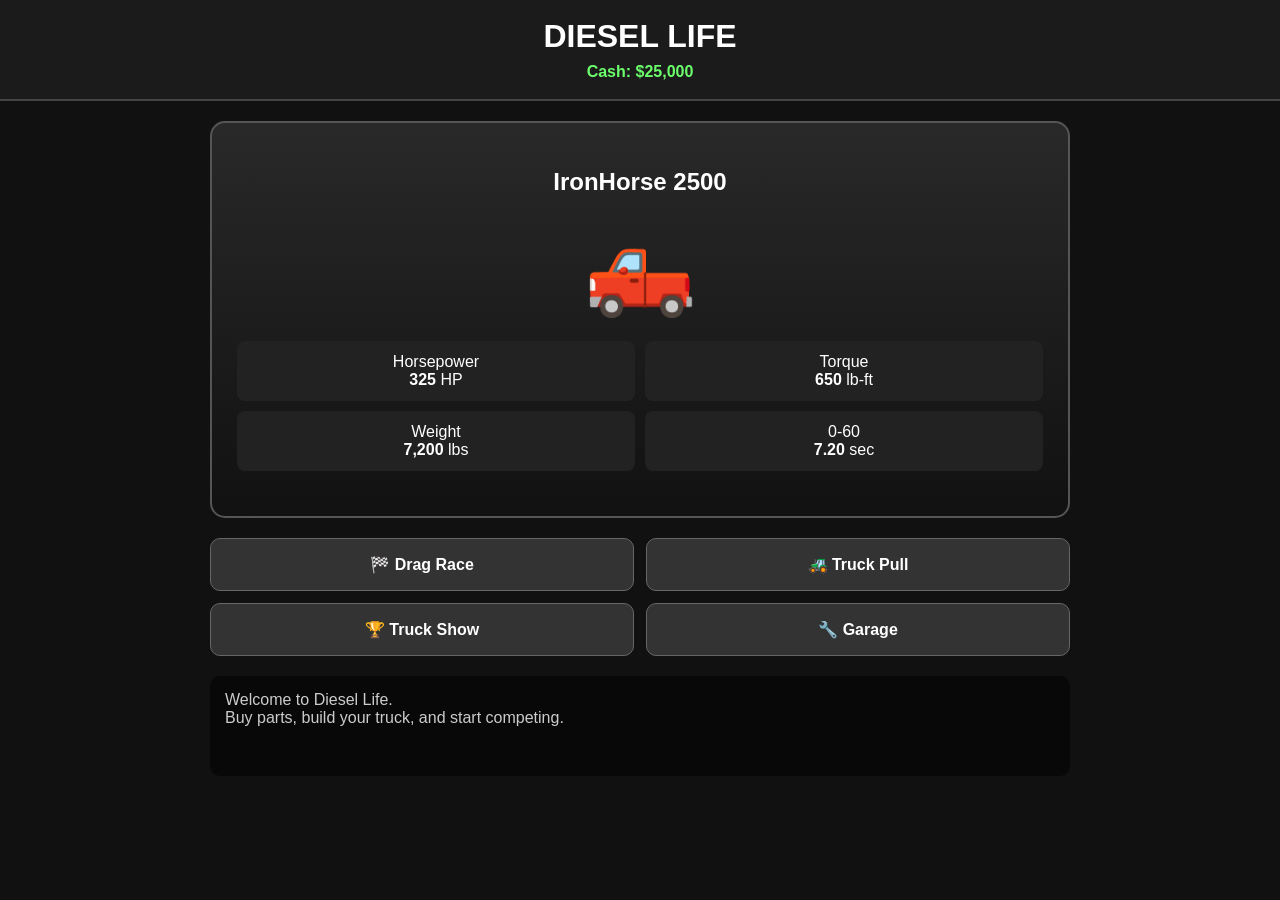
<file: Index.html>
<!DOCTYPE html>
<html lang="en">
<head>
<meta charset="UTF-8">
<meta name="viewport" content="width=device-width, initial-scale=1.0">
<title>Diesel Life</title>

<style>
* {
    box-sizing: border-box;
}

body {
    margin: 0;
    font-family: Arial, sans-serif;
    background: #111;
    color: white;
}

header {
    background: #1b1b1b;
    padding: 18px;
    text-align: center;
    border-bottom: 2px solid #444;
}

header h1 {
    margin: 0;
    font-size: 32px;
}

.money {
    margin-top: 8px;
    color: #6cff6c;
    font-weight: bold;
}

.container {
    max-width: 900px;
    margin: auto;
    padding: 20px;
}

.truck {
    background: linear-gradient(#292929, #111);
    border: 2px solid #555;
    border-radius: 15px;
    padding: 25px;
    text-align: center;
    margin-bottom: 20px;
}

.truck-art {
    font-size: 90px;
    margin: 20px 0;
}

.stats {
    display: grid;
    grid-template-columns: repeat(2, 1fr);
    gap: 10px;
    margin: 20px 0;
}

.stat {
    background: #222;
    padding: 12px;
    border-radius: 8px;
}

.menu {
    display: grid;
    grid-template-columns: repeat(2, 1fr);
    gap: 12px;
}

button {
    background: #333;
    color: white;
    border: 1px solid #666;
    padding: 16px;
    border-radius: 10px;
    font-size: 16px;
    font-weight: bold;
}

button:active {
    transform: scale(.97);
}

.upgrades {
    margin-top: 20px;
}

.upgrade {
    background: #222;
    padding: 15px;
    margin: 10px 0;
    border-radius: 10px;
}

.upgrade button {
    float: right;
    padding: 8px 12px;
}

.log {
    margin-top: 20px;
    background: #080808;
    padding: 15px;
    border-radius: 10px;
    min-height: 100px;
    color: #ccc;
}

@media(max-width:600px) {
    .truck-art {
        font-size: 65px;
    }

    .menu {
        grid-template-columns: 1fr;
    }
}
</style>
</head>

<body>

<header>
    <h1>DIESEL LIFE</h1>
    <div class="money">Cash: $<span id="money">25000</span></div>
</header>

<div class="container">

    <div class="truck">
        <h2 id="truckName">IronHorse 2500</h2>

        <div class="truck-art">
            🛻
        </div>

        <div class="stats">
            <div class="stat">Horsepower<br><b id="hp">325</b> HP</div>
            <div class="stat">Torque<br><b id="torque">650</b> lb-ft</div>
            <div class="stat">Weight<br><b id="weight">7,200</b> lbs</div>
            <div class="stat">0-60<br><b id="zero60">7.2</b> sec</div>
        </div>
    </div>

    <div class="menu">
        <button onclick="race()">🏁 Drag Race</button>
        <button onclick="pull()">🚜 Truck Pull</button>
        <button onclick="show()">🏆 Truck Show</button>
        <button onclick="garage()">🔧 Garage</button>
    </div>

    <div id="garage" class="upgrades" style="display:none">

        <h2>Garage</h2>

        <div class="upgrade">
            <b>Performance Tune</b><br>
            +35 HP / +70 Torque
            <button onclick="upgrade('tune')">$1,500</button>
        </div>

        <div class="upgrade">
            <b>Turbo Upgrade</b><br>
            +75 HP / +120 Torque
            <button onclick="upgrade('turbo')">$3,500</button>
        </div>

        <div class="upgrade">
            <b>Fuel System</b><br>
            +60 HP / +100 Torque
            <button onclick="upgrade('fuel')">$2,800</button>
        </div>

        <div class="upgrade">
            <b>Built Transmission</b><br>
            Better launches
            <button onclick="upgrade('trans')">$4,000</button>
        </div>

        <div class="upgrade">
            <b>Drag Tires</b><br>
            Better traction
            <button onclick="upgrade('tires')">$1,800</button>
        </div>

    </div>

    <div id="log" class="log">
        Welcome to Diesel Life.<br>
        Buy parts, build your truck, and start competing.
    </div>

</div>

<script>

let money = 25000;

let truck = {
    hp: 325,
    torque: 650,
    weight: 7200,
    zero60: 7.2,
    transmission: false,
    tires: false
};

function update() {

    document.getElementById("money").textContent =
        money.toLocaleString();

    document.getElementById("hp").textContent =
        Math.round(truck.hp);

    document.getElementById("torque").textContent =
        Math.round(truck.torque);

    document.getElementById("weight").textContent =
        truck.weight.toLocaleString();

    document.getElementById("zero60").textContent =
        truck.zero60.toFixed(2);
}

function log(message) {
    document.getElementById("log").innerHTML = message;
}

function garage() {

    let g = document.getElementById("garage");

    if (g.style.display === "none") {
        g.style.display = "block";
    } else {
        g.style.display = "none";
    }
}

function upgrade(type) {

    let cost = 0;

    if (type === "tune") {
        cost = 1500;

        if (money >= cost) {
            money -= cost;
            truck.hp += 35;
            truck.torque += 70;
            truck.zero60 -= .35;
            log("Performance tune installed.");
        }
    }

    if (type === "turbo") {
        cost = 3500;

        if (money >= cost) {
            money -= cost;
            truck.hp += 75;
            truck.torque += 120;
            truck.zero60 -= .65;
            log("Larger turbo installed.");
        }
    }

    if (type === "fuel") {
        cost = 2800;

        if (money >= cost) {
            money -= cost;
            truck.hp += 60;
            truck.torque += 100;
            truck.zero60 -= .45;
            log("Upgraded fuel system installed.");
        }
    }

    if (type === "trans") {

        cost = 4000;

        if (!truck.transmission && money >= cost) {
            money -= cost;
            truck.transmission = true;
            truck.zero60 -= .7;
            log("Built transmission installed.");
        }
    }

    if (type === "tires") {

        cost = 1800;

        if (!truck.tires && money >= cost) {
            money -= cost;
            truck.tires = true;
            truck.zero60 -= .5;
            log("Drag tires installed. Traction improved.");
        }
    }

    update();
}

function race() {

    let performance =
        truck.hp +
        truck.torque / 3 -
        truck.weight / 30;

    let chance =
        performance / 500;

    let roll = Math.random();

    if (roll < chance) {

        let winnings = 1500 + Math.floor(Math.random() * 2500);

        money += winnings;

        log(
            "🏁 YOU WON THE DRAG RACE!<br><br>" +
            "Prize: +$" + winnings.toLocaleString()
        );

    } else {

        log(
            "🏁 You lost the drag race.<br><br>" +
            "Build the truck and try again."
        );
    }

    update();
}

function pull() {

    let performance =
        truck.torque * 0.7 +
        truck.hp * 0.3;

    let winnings =
        Math.floor(performance * 2);

    money += winnings;

    log(
        "🚜 Truck Pull Result<br><br>" +
        "Distance: " +
        Math.floor(180 + performance / 15) +
        " ft<br><br>" +
        "Prize: +$" +
        winnings.toLocaleString()
    );

    update();
}

function show() {

    let score =
        Math.floor(
            50 +
            Math.random() * 50
        );

    let winnings = score * 25;

    money += winnings;

    log(
        "🏆 TRUCK SHOW<br><br>" +
        "Judging Score: " +
        score +
        "/100<br><br>" +
        "Prize: +$" +
        winnings.toLocaleString()
    );

    update();
}

update();

</script>

</body>
</html>
</file>
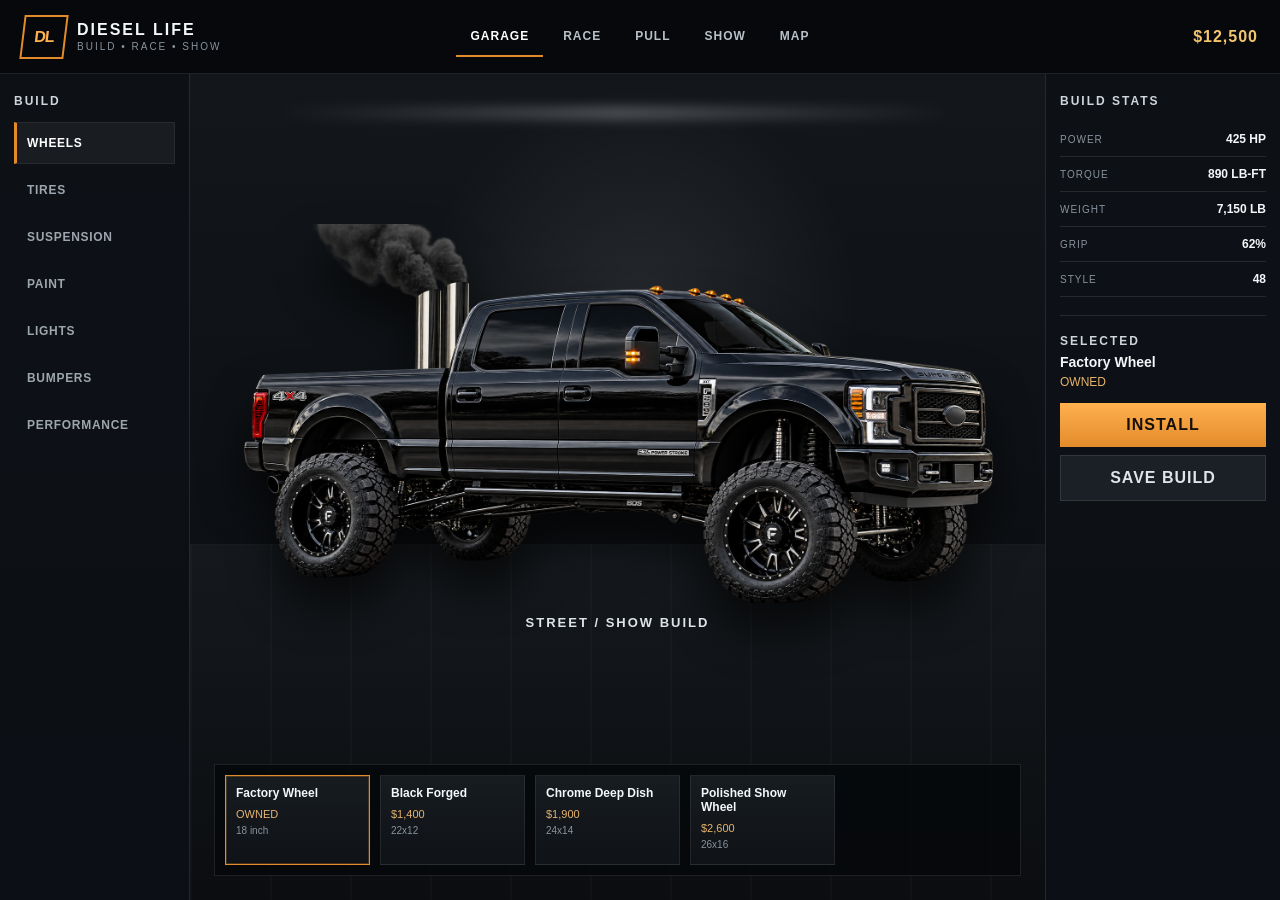
<file: index.html>
<!DOCTYPE html>
<html lang="en">
<head>
  <meta charset="UTF-8" />
  <meta name="viewport" content="width=device-width, initial-scale=1.0, viewport-fit=cover" />
  <title>Diesel Life V7.1</title>
  <link rel="stylesheet" href="style.css" />
</head>
<body>
  <div id="app">
    <header class="topbar">
      <div class="brand">
        <div class="brand-mark">DL</div>
        <div>
          <div class="brand-title">DIESEL LIFE</div>
          <div class="brand-sub">BUILD • RACE • SHOW</div>
        </div>
      </div>

      <nav class="nav">
        <button class="nav-btn active" data-screen="garage">GARAGE</button>
        <button class="nav-btn" data-screen="race">RACE</button>
        <button class="nav-btn" data-screen="pull">PULL</button>
        <button class="nav-btn" data-screen="show">SHOW</button>
        <button class="nav-btn" data-screen="map">MAP</button>
      </nav>

      <div class="money">$<span id="money">12500</span></div>
    </header>

    <main>
      <section id="garage" class="screen active">
        <div class="garage-grid">
          <aside class="left-panel panel">
            <div class="panel-title">BUILD</div>
            <button class="category active" data-cat="wheels">WHEELS</button>
            <button class="category" data-cat="tires">TIRES</button>
            <button class="category" data-cat="lift">SUSPENSION</button>
            <button class="category" data-cat="paint">PAINT</button>
            <button class="category" data-cat="lights">LIGHTS</button>
            <button class="category" data-cat="bumper">BUMPERS</button>
            <button class="category" data-cat="performance">PERFORMANCE</button>
          </aside>

          <section class="truck-stage">
            <div class="garage-lights"></div>
            <div class="truck-wrap" id="truckWrap">
              <img id="truckImage" src="assets/truck.png" alt="Diesel truck" />
              <div id="paintTint"></div>
              <div class="wheel front" id="frontWheel"></div>
              <div class="wheel rear" id="rearWheel"></div>
              <div class="underglow" id="underglow"></div>
            </div>

            <div class="build-name">STREET / SHOW BUILD</div>
            <div class="parts-strip" id="partsStrip"></div>
          </section>

          <aside class="right-panel panel">
            <div class="panel-title">BUILD STATS</div>
            <div class="stat"><span>POWER</span><strong id="powerStat">425 HP</strong></div>
            <div class="stat"><span>TORQUE</span><strong id="torqueStat">890 LB-FT</strong></div>
            <div class="stat"><span>WEIGHT</span><strong id="weightStat">7,150 LB</strong></div>
            <div class="stat"><span>GRIP</span><strong id="gripStat">62%</strong></div>
            <div class="stat"><span>STYLE</span><strong id="styleStat">48</strong></div>

            <div class="divider"></div>

            <div class="panel-title small">SELECTED</div>
            <div id="selectedPart" class="selected-part">Factory Wheel</div>
            <div id="selectedPrice" class="selected-price">OWNED</div>

            <button id="buyBtn" class="primary">INSTALL</button>
            <button id="saveBtn" class="secondary">SAVE BUILD</button>
          </aside>
        </div>
      </section>

      <section id="race" class="screen">
        <div class="race-shell">
          <div class="race-top">
            <div>
              <div class="race-title">1/4 MILE SIDE-VIEW DRAG</div>
              <div class="race-sub">Your built truck races left to right. Hold THROTTLE, tap SHIFT, hold NITROUS.</div>
            </div>
            <button id="startRaceBtn" class="primary race-start">START RACE</button>
          </div>

          <div class="race-scene" id="raceScene">
            <div class="sky-strip"></div>
            <div class="light-tree">
              <div class="tree-bulb pre" id="pre1"></div>
              <div class="tree-bulb pre" id="pre2"></div>
              <div class="tree-bulb amber" id="amber1"></div>
              <div class="tree-bulb amber" id="amber2"></div>
              <div class="tree-bulb amber" id="amber3"></div>
              <div class="tree-bulb green" id="greenBulb"></div>
              <div class="tree-bulb red" id="redBulb"></div>
            </div>

            <div class="countdown" id="countdown"></div>
            <div class="finish-line"></div>

            <div class="lane lane-top">
              <div class="lane-label">YOU</div>
              <div class="road-stripe"></div>
              <div class="race-truck player" id="playerTruck">
                <div class="race-glow" id="playerGlow"></div>
                <img src="assets/truck.png" alt="Player truck" class="race-truck-img" />
                <div class="race-paint" id="playerPaint"></div>
                <div class="race-wheel front" id="raceFrontWheel"></div>
                <div class="race-wheel rear" id="raceRearWheel"></div>
                <div class="nitrous-flame left"></div>
                <div class="nitrous-flame right"></div>
                <div class="smoke-cloud"></div>
              </div>
            </div>

            <div class="lane lane-bottom">
              <div class="lane-label">RIVAL</div>
              <div class="road-stripe"></div>
              <div class="race-truck rival" id="opponentTruck">
                <div class="race-glow rival-glow"></div>
                <img src="assets/truck.png" alt="Opponent truck" class="race-truck-img rival-img" />
                <div class="race-paint rival-paint"></div>
                <div class="race-wheel front"></div>
                <div class="race-wheel rear"></div>
                <div class="smoke-cloud rival-smoke"></div>
              </div>
            </div>
          </div>

          <div class="progress-wrap">
            <div class="progress-card">
              <span>YOU</span>
              <div class="progress-bar"><div class="progress-fill" id="playerProgress"></div></div>
            </div>
            <div class="progress-card">
              <span>RIVAL</span>
              <div class="progress-bar"><div class="progress-fill rival-fill" id="opponentProgress"></div></div>
            </div>
          </div>

          <div class="lead-box" id="leadBox">READY TO RACE</div>

          <div class="race-hud">
            <div class="gauge-card"><span>SPEED</span><strong><span id="speed">0</span> MPH</strong></div>
            <div class="gauge-card"><span>RPM</span><strong id="rpm">900</strong></div>
            <div class="gauge-card"><span>GEAR</span><strong id="gear">1</strong></div>
            <div class="gauge-card"><span>DISTANCE</span><strong><span id="distance">0</span> FT</strong></div>
            <div class="gauge-card"><span>NITROUS</span><strong><span id="nitrous">100</span>%</strong></div>
          </div>

          <div class="mobile-controls">
            <button id="throttleBtn" class="control throttle">THROTTLE</button>
            <button id="shiftBtn" class="control shift">SHIFT</button>
            <button id="nitrousBtn" class="control nitrous">NITROUS</button>
          </div>

          <div id="raceResult" class="race-result hidden"></div>
        </div>
      </section>

      <section id="pull" class="screen placeholder"><h2>TRUCK PULL</h2><p>Next build target: sled-pull events with weight transfer, traction, and payouts.</p></section>
      <section id="show" class="screen placeholder"><h2>TRUCK SHOWS</h2><p>Next build target: judged stance, paint, wheels, lighting and rarity for prize money.</p></section>
      <section id="map" class="screen placeholder"><h2>OPEN MAP</h2><p>Next build target: garage, drag strip, truck pull, show grounds, diesel shop and events.</p></section>
    </main>
  </div>

  <script src="game.js"></script>
</body>
</html>
</file>
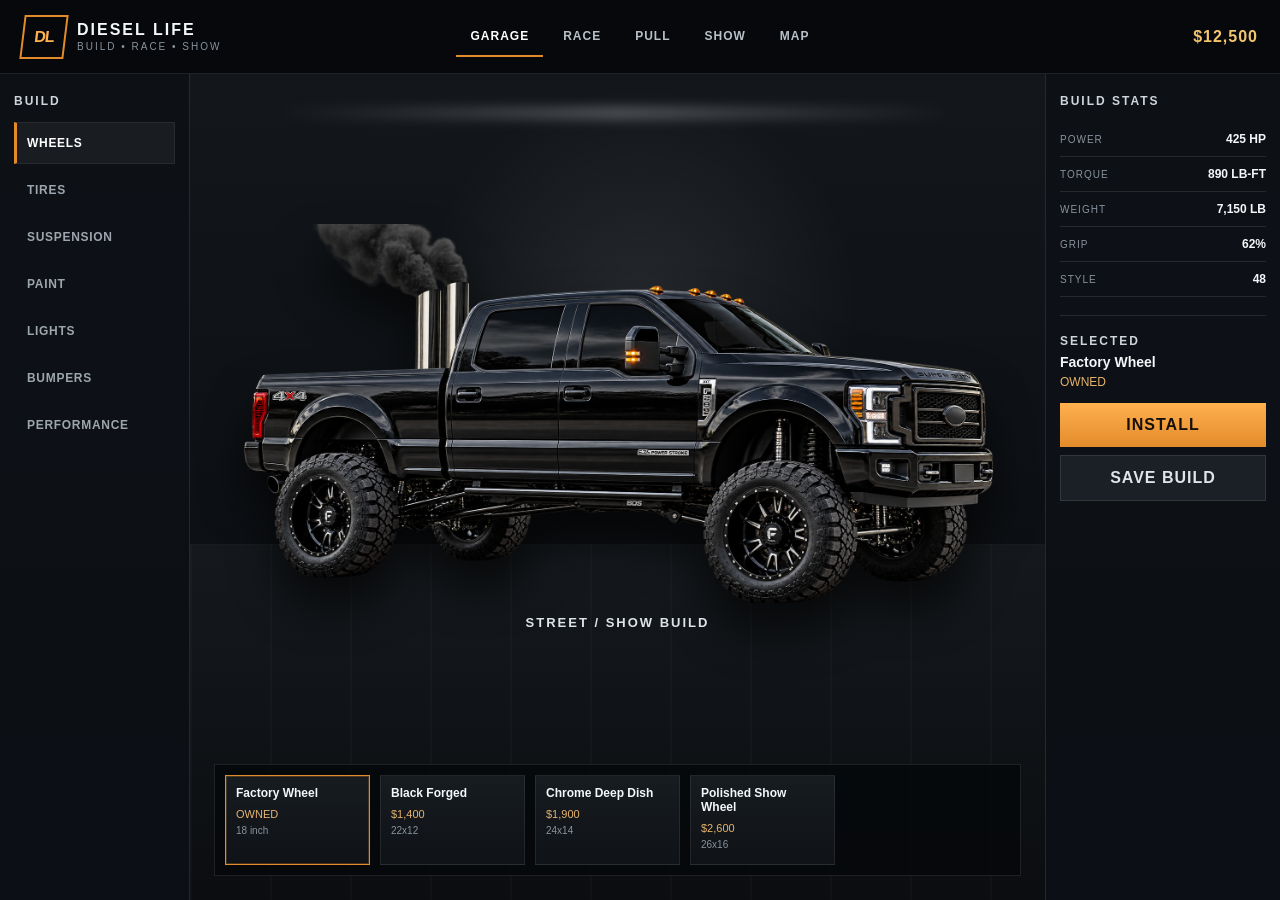
<file: index .html>
<!DOCTYPE html>
<html lang="en">
<head>
  <meta charset="UTF-8" />
  <meta name="viewport" content="width=device-width, initial-scale=1.0, viewport-fit=cover" />
  <title>Diesel Life V7</title>
  <link rel="stylesheet" href="style.css" />
</head>
<body>
  <div id="app">
    <header class="topbar">
      <div class="brand">
        <div class="brand-mark">DL</div>
        <div>
          <div class="brand-title">DIESEL LIFE</div>
          <div class="brand-sub">BUILD • RACE • SHOW</div>
        </div>
      </div>

      <nav class="nav">
        <button class="nav-btn active" data-screen="garage">GARAGE</button>
        <button class="nav-btn" data-screen="race">RACE</button>
        <button class="nav-btn" data-screen="pull">PULL</button>
        <button class="nav-btn" data-screen="show">SHOW</button>
        <button class="nav-btn" data-screen="map">MAP</button>
      </nav>

      <div class="money">$<span id="money">12500</span></div>
    </header>

    <main>
      <section id="garage" class="screen active">
        <div class="garage-grid">
          <aside class="left-panel panel">
            <div class="panel-title">BUILD</div>
            <button class="category active" data-cat="wheels">WHEELS</button>
            <button class="category" data-cat="tires">TIRES</button>
            <button class="category" data-cat="lift">SUSPENSION</button>
            <button class="category" data-cat="paint">PAINT</button>
            <button class="category" data-cat="lights">LIGHTS</button>
            <button class="category" data-cat="bumper">BUMPERS</button>
            <button class="category" data-cat="performance">PERFORMANCE</button>
          </aside>

          <section class="truck-stage">
            <div class="garage-lights"></div>
            <div class="truck-wrap" id="truckWrap">
              <img id="truckImage" src="assets/truck.png" alt="Diesel truck" />
              <div id="paintTint"></div>
              <div class="wheel front" id="frontWheel"></div>
              <div class="wheel rear" id="rearWheel"></div>
              <div class="underglow" id="underglow"></div>
            </div>

            <div class="build-name">STREET / SHOW BUILD</div>

            <div class="parts-strip" id="partsStrip"></div>
          </section>

          <aside class="right-panel panel">
            <div class="panel-title">BUILD STATS</div>
            <div class="stat"><span>POWER</span><strong id="powerStat">425 HP</strong></div>
            <div class="stat"><span>TORQUE</span><strong id="torqueStat">890 LB-FT</strong></div>
            <div class="stat"><span>WEIGHT</span><strong id="weightStat">7,150 LB</strong></div>
            <div class="stat"><span>GRIP</span><strong id="gripStat">62%</strong></div>
            <div class="stat"><span>STYLE</span><strong id="styleStat">48</strong></div>

            <div class="divider"></div>

            <div class="panel-title small">SELECTED</div>
            <div id="selectedPart" class="selected-part">Factory Wheel</div>
            <div id="selectedPrice" class="selected-price">OWNED</div>

            <button id="buyBtn" class="primary">INSTALL</button>
            <button id="saveBtn" class="secondary">SAVE BUILD</button>
          </aside>
        </div>
      </section>

      <section id="race" class="screen">
        <div class="race-shell">
          <div class="race-top">
            <div>
              <div class="race-title">1/4 MILE STREET DRAG</div>
              <div class="race-sub">Touch controls work on iPhone. Keyboard: W / ↑ throttle, Shift gear, N nitrous.</div>
            </div>
            <button id="startRaceBtn" class="primary race-start">START RACE</button>
          </div>

          <div class="track-wrap">
            <canvas id="raceCanvas"></canvas>
            <div class="countdown" id="countdown"></div>
          </div>

          <div class="race-hud">
            <div class="gauge-card">
              <span>SPEED</span>
              <strong><span id="speed">0</span> MPH</strong>
            </div>
            <div class="gauge-card">
              <span>RPM</span>
              <strong id="rpm">900</strong>
            </div>
            <div class="gauge-card">
              <span>GEAR</span>
              <strong id="gear">1</strong>
            </div>
            <div class="gauge-card">
              <span>DISTANCE</span>
              <strong><span id="distance">0</span> FT</strong>
            </div>
            <div class="gauge-card">
              <span>NITROUS</span>
              <strong><span id="nitrous">100</span>%</strong>
            </div>
          </div>

          <div class="mobile-controls">
            <button id="throttleBtn" class="control throttle">THROTTLE</button>
            <button id="shiftBtn" class="control shift">SHIFT</button>
            <button id="nitrousBtn" class="control nitrous">NITROUS</button>
          </div>

          <div id="raceResult" class="race-result hidden"></div>
        </div>
      </section>

      <section id="pull" class="screen placeholder">
        <h2>TRUCK PULL</h2>
        <p>V8 target: sled-pull physics, dirt traction, gearing, heat, prize events.</p>
      </section>

      <section id="show" class="screen placeholder">
        <h2>TRUCK SHOWS</h2>
        <p>V8 target: judged stance, paint, wheels, lighting and rarity for prize money.</p>
      </section>

      <section id="map" class="screen placeholder">
        <h2>OPEN MAP</h2>
        <p>V8 target: garage, drag strip, truck pull, show grounds, diesel shop and events.</p>
      </section>
    </main>
  </div>

  <script src="game.js"></script>
</body>
</html>
</file>
<file: style.css>
* { box-sizing: border-box; -webkit-tap-highlight-color: transparent; }
:root { --bg:#07090c; --panel:rgba(13,17,22,.88); --line:rgba(255,255,255,.10); --text:#f4f7f9; --muted:#89939d; --accent:#e38b2b; --accent2:#ffb04f; }
html,body{margin:0;min-height:100%;background:#06070a;color:var(--text);font-family:Arial,Helvetica,sans-serif;overflow-x:hidden;} body{min-height:100vh;} button{font:inherit;}
.topbar{position:sticky;top:0;z-index:30;height:74px;display:grid;grid-template-columns:1fr auto 1fr;align-items:center;gap:16px;padding:0 22px;background:rgba(7,9,12,.95);border-bottom:1px solid var(--line);backdrop-filter:blur(10px);} .brand{display:flex;align-items:center;gap:11px;} .brand-mark{width:44px;height:44px;display:grid;place-items:center;font-weight:900;letter-spacing:-1px;border:2px solid var(--accent);color:var(--accent2);transform:skew(-7deg);} .brand-title{font-weight:900;letter-spacing:2px;} .brand-sub{color:var(--muted);font-size:10px;letter-spacing:2px;margin-top:2px;} .nav{display:flex;gap:6px;} .nav-btn{color:#b9c1c8;background:transparent;border:0;padding:12px 14px;border-bottom:2px solid transparent;font-weight:800;font-size:12px;letter-spacing:1px;} .nav-btn.active{color:#fff;border-color:var(--accent);} .money{justify-self:end;color:#f4c56f;font-weight:900;letter-spacing:1px;}
.screen{display:none;} .screen.active{display:block;}
.garage-grid{min-height:calc(100vh - 74px);display:grid;grid-template-columns:190px minmax(0,1fr) 235px;background:radial-gradient(circle at 50% 28%, rgba(255,255,255,.09), transparent 25%),linear-gradient(180deg,#13171b 0%,#0d1014 50%,#090b0e 100%);} .panel{background:var(--panel);border-right:1px solid var(--line);padding:20px 14px;z-index:5;} .right-panel{border-right:0;border-left:1px solid var(--line);} .panel-title{color:#cfd5da;font-size:12px;letter-spacing:2px;font-weight:900;margin-bottom:14px;} .panel-title.small{margin-top:12px;margin-bottom:6px;} .category{width:100%;text-align:left;color:#9da6ae;background:transparent;border:1px solid transparent;border-left:3px solid transparent;padding:13px 10px;margin-bottom:5px;font-size:12px;font-weight:800;letter-spacing:.7px;} .category.active,.category:hover{color:#fff;background:rgba(255,255,255,.05);border-color:rgba(255,255,255,.06);border-left-color:var(--accent);} .truck-stage{position:relative;min-height:calc(100vh - 74px);overflow:hidden;display:flex;flex-direction:column;justify-content:center;padding:30px 28px 150px;} .truck-stage::before{content:"";position:absolute;inset:auto 0 0;height:43%;background:repeating-linear-gradient(90deg, rgba(255,255,255,.02) 0 2px, transparent 2px 80px),linear-gradient(180deg,#15191d,#0b0d10);border-top:1px solid rgba(255,255,255,.06);} .garage-lights{position:absolute;top:4%;left:10%;right:10%;height:12px;background:linear-gradient(90deg,transparent,rgba(255,255,255,.5),transparent);filter:blur(6px);opacity:.55;} .truck-wrap{position:relative;width:min(880px,95%);margin:0 auto;transform-origin:50% 80%;transition:transform .25s ease;z-index:2;} #truckImage{display:block;width:100%;max-height:440px;object-fit:contain;filter:drop-shadow(0 28px 22px rgba(0,0,0,.65));position:relative;z-index:3;} #paintTint{position:absolute;inset:10% 8% 18%;border-radius:20%;mix-blend-mode:color;pointer-events:none;opacity:0;z-index:4;} .wheel{position:absolute;width:12%;aspect-ratio:1;border-radius:50%;background:radial-gradient(circle,#888 0 12%,#222 13% 30%,#999 31% 36%,#0a0a0a 37% 68%,#1b1b1b 69% 74%,transparent 75%);border:2px solid rgba(255,255,255,.1);z-index:6;opacity:0;} .wheel.front{right:15.5%;bottom:15.2%;} .wheel.rear{left:16%;bottom:15.2%;} .underglow{position:absolute;left:18%;right:18%;bottom:8%;height:11%;background:radial-gradient(ellipse, rgba(40,140,255,.6), transparent 67%);filter:blur(10px);opacity:0;z-index:1;} .build-name{position:relative;z-index:3;margin:12px auto 0;font-weight:900;letter-spacing:2px;color:#dfe4e8;font-size:13px;} .parts-strip{position:absolute;left:24px;right:24px;bottom:24px;z-index:8;display:flex;gap:10px;overflow-x:auto;padding:10px;background:rgba(5,7,9,.78);border:1px solid var(--line);} .part-card{flex:0 0 145px;min-height:90px;background:linear-gradient(180deg,#171c21,#0f1216);border:1px solid rgba(255,255,255,.08);padding:10px;cursor:pointer;} .part-card.active{border-color:var(--accent);box-shadow:inset 0 0 0 1px rgba(227,139,43,.25);} .part-card .name{font-weight:900;font-size:12px;margin-bottom:8px;} .part-card .price{color:#e6b46f;font-size:11px;} .part-card .mini{color:var(--muted);font-size:10px;margin-top:5px;} .stat{display:flex;align-items:center;justify-content:space-between;border-bottom:1px solid var(--line);padding:10px 0;} .stat span{color:var(--muted);font-size:10px;letter-spacing:1px;} .stat strong{font-size:12px;} .divider{height:1px;background:var(--line);margin:18px 0;} .selected-part{font-size:14px;font-weight:900;margin-bottom:5px;} .selected-price{color:#e5b467;font-size:12px;margin-bottom:14px;} .primary,.secondary{width:100%;border:0;padding:13px 14px;font-weight:900;letter-spacing:1px;cursor:pointer;} .primary{background:linear-gradient(180deg,var(--accent2),var(--accent));color:#17100a;} .secondary{margin-top:8px;color:#dfe4e8;background:#1b2026;border:1px solid rgba(255,255,255,.10);}
.race-shell{min-height:calc(100vh - 74px);background:linear-gradient(#11161b,#080a0c);padding:18px;} .race-top{display:flex;justify-content:space-between;align-items:center;gap:12px;max-width:1200px;margin:0 auto 12px;} .race-title{font-weight:900;letter-spacing:2px;} .race-sub{font-size:11px;color:var(--muted);margin-top:4px;} .race-start{width:auto;min-width:160px;} .race-scene{position:relative;max-width:1200px;height:470px;margin:0 auto;border:1px solid var(--line);overflow:hidden;background:linear-gradient(180deg,#16202c 0%,#0c1015 38%,#0a0d10 39%,#07080a 100%);} .sky-strip{position:absolute;inset:0 0 auto 0;height:34%;background:radial-gradient(circle at 20% 25%, rgba(255,255,255,.06), transparent 18%),radial-gradient(circle at 70% 22%, rgba(255,255,255,.05), transparent 14%),linear-gradient(180deg, rgba(45,74,109,.28), transparent);} .finish-line{position:absolute;top:34%;bottom:0;right:10%;width:12px;background:repeating-linear-gradient(180deg, white 0 16px, #171717 16px 32px);box-shadow:0 0 18px rgba(255,255,255,.18);} .light-tree{position:absolute;left:7%;top:28%;width:22px;z-index:10;display:flex;flex-direction:column;gap:6px;padding:8px 5px;background:rgba(7,8,10,.8);border:1px solid rgba(255,255,255,.09);} .tree-bulb{width:12px;height:12px;border-radius:50%;margin:0 auto;opacity:.22;box-shadow:inset 0 0 0 1px rgba(0,0,0,.5);} .pre{background:#e7e7e7;} .amber{background:#f4a63e;} .green{background:#4ad766;} .red{background:#d53b3b;} .tree-bulb.on{opacity:1;box-shadow:0 0 14px currentColor;} .countdown{position:absolute;inset:0;display:grid;place-items:center;pointer-events:none;font-size:clamp(64px,12vw,124px);font-weight:1000;text-shadow:0 4px 25px black;z-index:12;} .lane{position:absolute;left:0;right:0;height:33%;background:linear-gradient(180deg, rgba(255,255,255,.02), transparent 18%),linear-gradient(180deg,#303235,#212326 40%,#191c1f 100%);border-top:1px solid rgba(255,255,255,.06);border-bottom:1px solid rgba(0,0,0,.65);} .lane-top{top:34%;} .lane-bottom{top:67%;} .lane::before{content:"";position:absolute;inset:0;background:repeating-linear-gradient(90deg, transparent 0 70px, rgba(255,255,255,.06) 70px 86px, transparent 86px 160px);opacity:.5;} .lane-label{position:absolute;left:14px;top:12px;z-index:5;color:#d8dee4;font-size:11px;font-weight:900;letter-spacing:2px;} .road-stripe{position:absolute;left:0;right:0;bottom:18px;height:4px;background:repeating-linear-gradient(90deg, rgba(255,255,255,.85) 0 34px, transparent 34px 74px);opacity:.75;} .race-truck{position:absolute;left:7%;width:34%;min-width:230px;max-width:430px;aspect-ratio:2.45 / 1;transform-origin:50% 100%;transition:transform .04s linear;z-index:6;} .player{top:10px;} .rival{top:10px;} .race-truck-img{position:absolute;inset:0;width:100%;height:100%;object-fit:contain;filter:drop-shadow(0 16px 16px rgba(0,0,0,.5));z-index:3;} .rival-img{filter:saturate(.55) hue-rotate(160deg) brightness(.8) drop-shadow(0 16px 16px rgba(0,0,0,.45));} .race-paint{position:absolute;inset:12% 10% 18%;border-radius:20%;mix-blend-mode:color;opacity:0;z-index:4;} .rival-paint{background:#7d1f1f;opacity:.35;} .race-wheel{position:absolute;width:12.6%;aspect-ratio:1;border-radius:50%;background:radial-gradient(circle,#d8d8d8 0 12%,#222 13% 30%,#999 31% 36%,#060606 37% 68%,#1b1b1b 69% 74%,transparent 75%);border:2px solid rgba(255,255,255,.08);z-index:5;opacity:0;animation:none;} .race-wheel.front{right:15.8%;bottom:11.5%;} .race-wheel.rear{left:15.7%;bottom:11.5%;} .race-glow{position:absolute;left:20%;right:20%;bottom:3%;height:13%;background:radial-gradient(ellipse, rgba(52,144,255,.58), transparent 66%);filter:blur(10px);opacity:0;z-index:1;} .rival-glow{background:radial-gradient(ellipse, rgba(255,104,52,.32), transparent 66%);opacity:.2;} .nitrous-flame,.smoke-cloud{opacity:0;pointer-events:none;} .nitrous-flame{position:absolute;width:9%;height:12%;bottom:30%;left:2%;background:radial-gradient(circle at 70% 50%, rgba(255,248,195,.95) 0 20%, rgba(81,190,255,.85) 22% 55%, transparent 58%);filter:blur(1px);z-index:2;} .nitrous-flame.right{left:7%;width:7%;bottom:27%;} .smoke-cloud{position:absolute;left:7%;top:-5%;width:25%;height:30%;background:radial-gradient(circle, rgba(80,80,80,.55), transparent 70%);filter:blur(8px);z-index:1;} .rival-smoke{left:6%;opacity:.22;} .race-truck.launching .smoke-cloud{opacity:.58;animation:puff .8s ease-out infinite;} .race-truck.running .race-wheel{animation:spin .18s linear infinite;} .race-truck.nitrous-on .nitrous-flame{opacity:.9;animation:flame .12s alternate infinite;} @keyframes spin{from{transform:rotate(0deg);}to{transform:rotate(360deg);}} @keyframes flame{from{transform:scaleX(.92) scaleY(.92);opacity:.82;}to{transform:scaleX(1.08) scaleY(1.12);opacity:1;}} @keyframes puff{from{transform:translate(-3px,3px) scale(.9);opacity:.55;}to{transform:translate(-18px,-8px) scale(1.4);opacity:0;}} .progress-wrap{max-width:1200px;margin:10px auto 0;display:grid;grid-template-columns:1fr 1fr;gap:10px;} .progress-card{background:#101419;border:1px solid var(--line);padding:10px 12px;} .progress-card span{display:block;color:var(--muted);font-size:10px;font-weight:900;letter-spacing:1px;margin-bottom:7px;} .progress-bar{height:10px;background:#0b0f12;border:1px solid rgba(255,255,255,.06);} .progress-fill{height:100%;width:0%;background:linear-gradient(90deg,#f7c77f,#e38b2b);} .rival-fill{background:linear-gradient(90deg,#c6d4e3,#7aa2d8);} .lead-box{max-width:1200px;margin:10px auto 0;padding:12px 14px;background:#101419;border:1px solid var(--line);font-weight:900;letter-spacing:1px;text-align:center;} .race-hud{max-width:1200px;margin:10px auto 0;display:grid;grid-template-columns:repeat(5,1fr);gap:8px;} .gauge-card{background:#101419;border:1px solid var(--line);padding:10px 12px;} .gauge-card span{display:block;color:var(--muted);font-size:9px;letter-spacing:1px;} .gauge-card strong{font-size:17px;} .mobile-controls{max-width:1200px;margin:10px auto 0;display:grid;grid-template-columns:2fr 1fr 1fr;gap:10px;} .control{height:62px;border:1px solid rgba(255,255,255,.12);color:#fff;background:#171c21;font-weight:900;letter-spacing:1px;} .control:active{transform:translateY(1px);background:#272f37;} .throttle{background:linear-gradient(#6c3e12,#3c2109);} .nitrous{background:linear-gradient(#123e66,#0b2237);} .race-result{max-width:1200px;margin:10px auto 0;padding:14px;background:#101419;border:1px solid var(--line);font-weight:900;text-align:center;} .hidden{display:none;} .placeholder{min-height:calc(100vh - 74px);padding:50px 24px;background:linear-gradient(#15191e,#080a0c);} .placeholder h2{letter-spacing:2px;} .placeholder p{color:var(--muted);}
@media (max-width:900px){.topbar{grid-template-columns:1fr auto;height:auto;min-height:66px;padding:10px 12px;}.brand-sub{display:none;}.nav{grid-column:1 / -1;width:100%;overflow-x:auto;justify-content:space-between;}.nav-btn{flex:1;padding:9px 8px;min-width:68px;}.money{grid-column:2;grid-row:1;}.garage-grid{grid-template-columns:1fr;min-height:auto;}.left-panel{display:flex;gap:6px;overflow-x:auto;padding:10px;border-right:0;border-bottom:1px solid var(--line);}.left-panel .panel-title{display:none;}.category{width:auto;flex:0 0 auto;padding:9px 11px;margin:0;border-left:1px solid transparent;border-bottom:2px solid transparent;}.category.active{border-left-color:rgba(255,255,255,.06);border-bottom-color:var(--accent);}.truck-stage{min-height:510px;padding:20px 8px 145px;}.truck-wrap{width:100%;}.parts-strip{left:6px;right:6px;bottom:10px;}.right-panel{border-left:0;border-top:1px solid var(--line);}.race-shell{padding:10px;}.race-top{align-items:stretch;flex-direction:column;}.race-start{width:100%;}.race-scene{height:360px;}.light-tree{left:3%;top:31%;}.race-truck{width:44%;min-width:180px;}.progress-wrap{grid-template-columns:1fr;}.race-hud{grid-template-columns:repeat(3,1fr);}.mobile-controls{position:sticky;bottom:8px;z-index:20;}}
</file>
